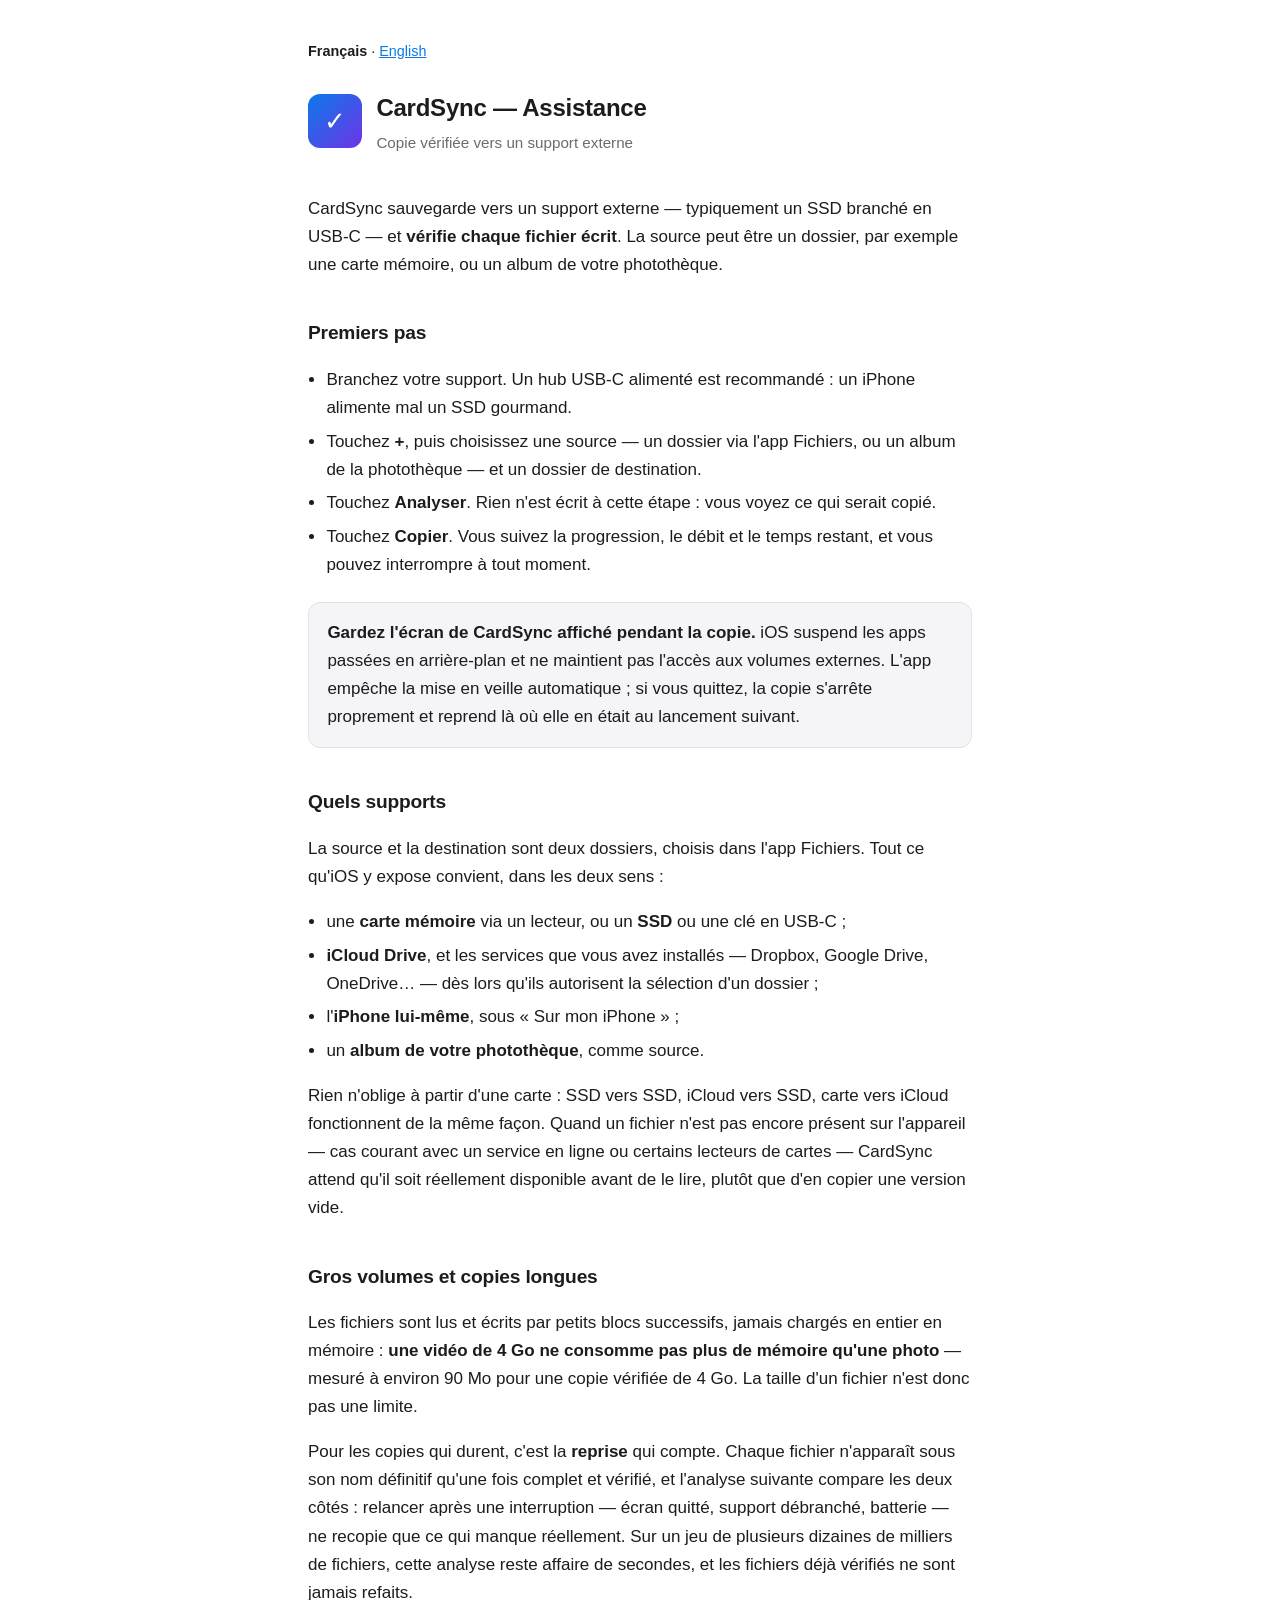
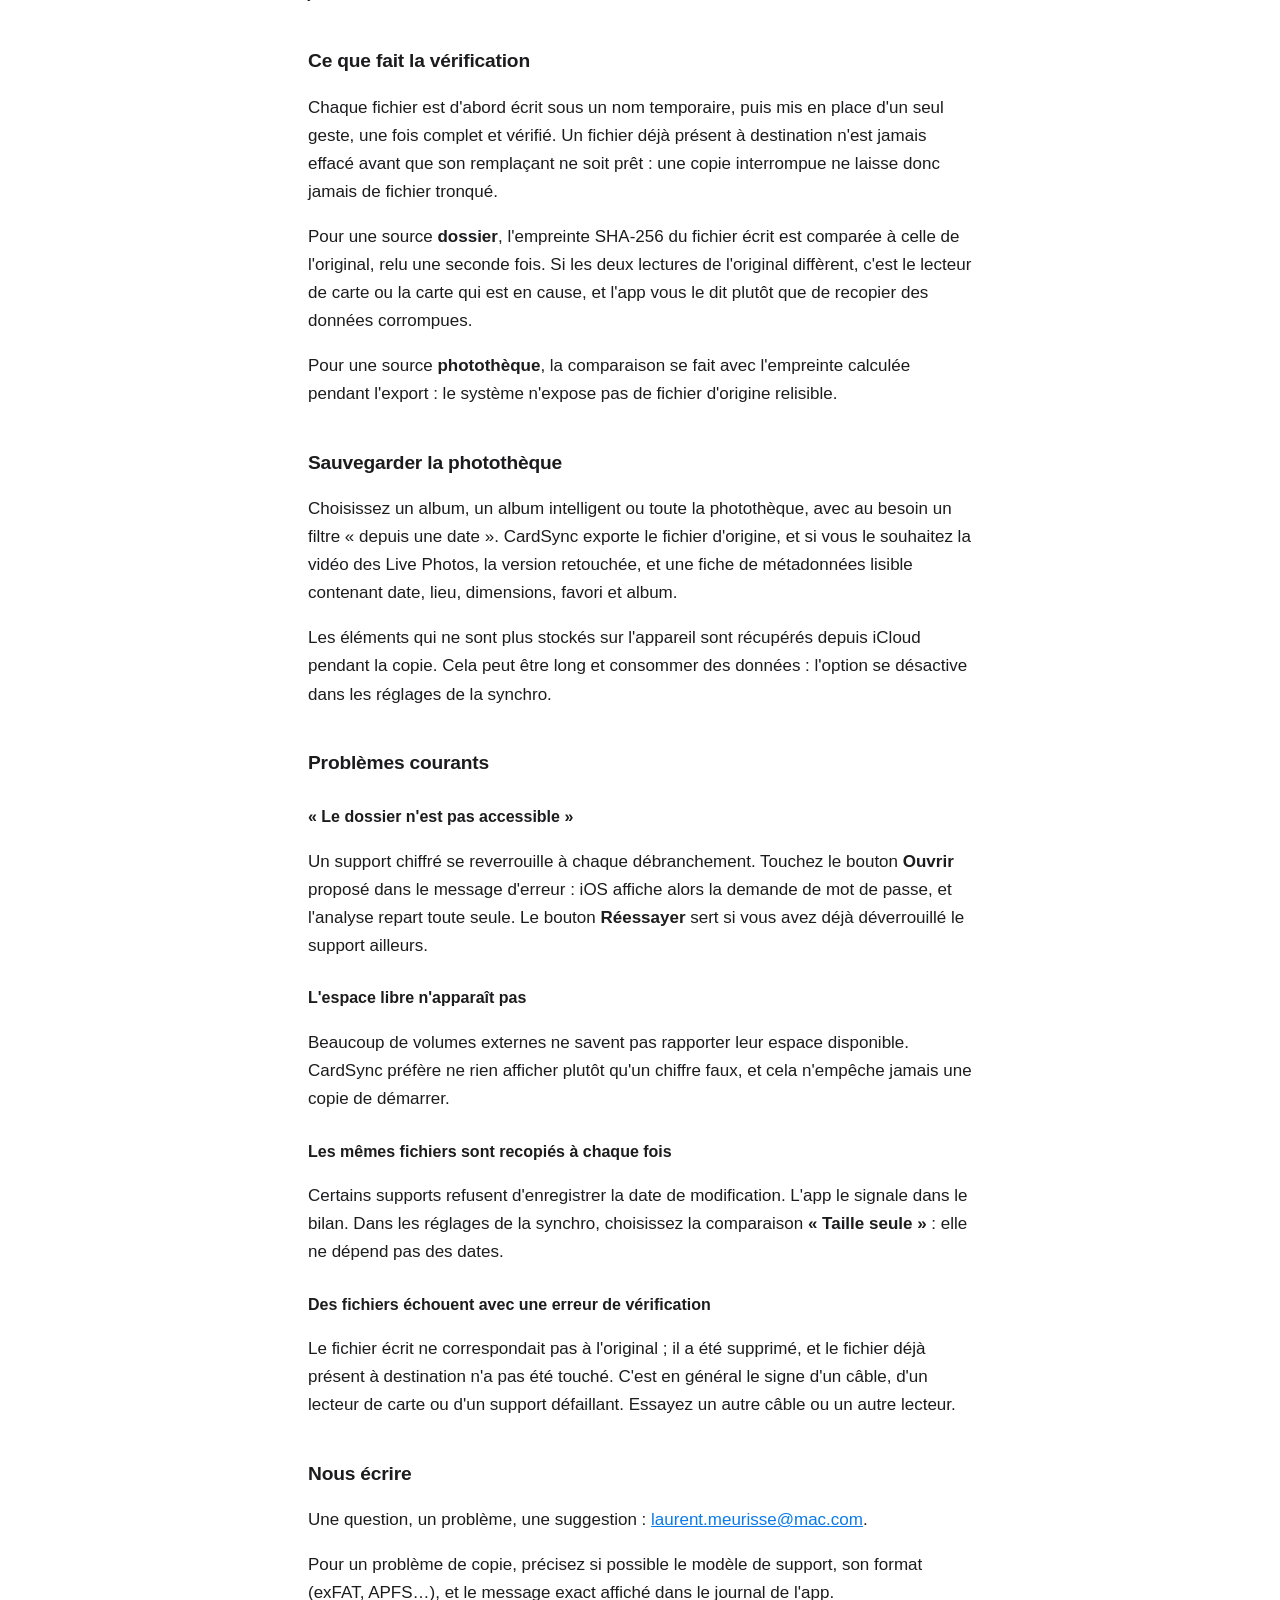
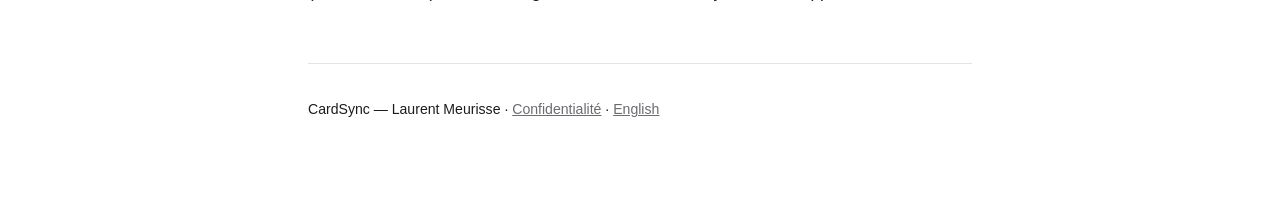
<file: index.html>
<!doctype html>
<html lang="fr">
<head>
<meta charset="utf-8">
<meta name="viewport" content="width=device-width, initial-scale=1">
<title>CardSync — Assistance</title>
<meta name="description" content="Assistance de CardSync, l'app iPhone de copie vérifiée vers un support externe.">
<link rel="stylesheet" href="style.css">
</head>
<body>
<nav class="langues"><strong>Français</strong> · <a href="en/">English</a></nav>

<header>
  <div class="marque">✓</div>
  <div>
    <h1>CardSync — Assistance</h1>
    <p>Copie vérifiée vers un support externe</p>
  </div>
</header>

<p>CardSync sauvegarde vers un support externe — typiquement un SSD branché en USB-C —
et <strong>vérifie chaque fichier écrit</strong>. La source peut être un dossier,
par exemple une carte mémoire, ou un album de votre photothèque.</p>

<h2>Premiers pas</h2>
<ul>
  <li>Branchez votre support. Un hub USB-C alimenté est recommandé : un iPhone alimente mal un SSD gourmand.</li>
  <li>Touchez <strong>+</strong>, puis choisissez une source — un dossier via l'app Fichiers, ou un album de la photothèque — et un dossier de destination.</li>
  <li>Touchez <strong>Analyser</strong>. Rien n'est écrit à cette étape : vous voyez ce qui serait copié.</li>
  <li>Touchez <strong>Copier</strong>. Vous suivez la progression, le débit et le temps restant, et vous pouvez interrompre à tout moment.</li>
</ul>

<div class="encadre">
  <p><strong>Gardez l'écran de CardSync affiché pendant la copie.</strong> iOS suspend les
  apps passées en arrière-plan et ne maintient pas l'accès aux volumes externes. L'app
  empêche la mise en veille automatique ; si vous quittez, la copie s'arrête proprement
  et reprend là où elle en était au lancement suivant.</p>
</div>

<h2>Quels supports</h2>
<p>La source et la destination sont deux dossiers, choisis dans l'app Fichiers. Tout ce
qu'iOS y expose convient, dans les deux sens :</p>
<ul>
  <li>une <strong>carte mémoire</strong> via un lecteur, ou un <strong>SSD</strong> ou une clé en USB-C ;</li>
  <li><strong>iCloud Drive</strong>, et les services que vous avez installés — Dropbox, Google&nbsp;Drive, OneDrive… — dès lors qu'ils autorisent la sélection d'un dossier ;</li>
  <li>l'<strong>iPhone lui-même</strong>, sous « Sur mon iPhone » ;</li>
  <li>un <strong>album de votre photothèque</strong>, comme source.</li>
</ul>
<p>Rien n'oblige à partir d'une carte : SSD vers SSD, iCloud vers SSD, carte vers iCloud
fonctionnent de la même façon. Quand un fichier n'est pas encore présent sur l'appareil —
cas courant avec un service en ligne ou certains lecteurs de cartes — CardSync attend
qu'il soit réellement disponible avant de le lire, plutôt que d'en copier une version vide.</p>

<h2>Gros volumes et copies longues</h2>
<p>Les fichiers sont lus et écrits par petits blocs successifs, jamais chargés en entier
en mémoire : <strong>une vidéo de 4 Go ne consomme pas plus de mémoire qu'une photo</strong>
— mesuré à environ 90 Mo pour une copie vérifiée de 4 Go. La taille d'un fichier n'est
donc pas une limite.</p>
<p>Pour les copies qui durent, c'est la <strong>reprise</strong> qui compte. Chaque fichier
n'apparaît sous son nom définitif qu'une fois complet et vérifié, et l'analyse suivante
compare les deux côtés : relancer après une interruption — écran quitté, support
débranché, batterie — ne recopie que ce qui manque réellement. Sur un jeu de plusieurs
dizaines de milliers de fichiers, cette analyse reste affaire de secondes, et les fichiers
déjà vérifiés ne sont jamais refaits.</p>

<h2>Ce que fait la vérification</h2>
<p>Chaque fichier est d'abord écrit sous un nom temporaire, puis mis en place d'un seul
geste, une fois complet et vérifié. Un fichier déjà présent à destination n'est jamais
effacé avant que son remplaçant ne soit prêt : une copie interrompue ne laisse donc
jamais de fichier tronqué.</p>
<p>Pour une source <strong>dossier</strong>, l'empreinte SHA-256 du fichier écrit est comparée
à celle de l'original, relu une seconde fois. Si les deux lectures de l'original diffèrent,
c'est le lecteur de carte ou la carte qui est en cause, et l'app vous le dit plutôt que de
recopier des données corrompues.</p>
<p>Pour une source <strong>photothèque</strong>, la comparaison se fait avec l'empreinte
calculée pendant l'export : le système n'expose pas de fichier d'origine relisible.</p>

<h2>Sauvegarder la photothèque</h2>
<p>Choisissez un album, un album intelligent ou toute la photothèque, avec au besoin un
filtre « depuis une date ». CardSync exporte le fichier d'origine, et si vous le souhaitez
la vidéo des Live Photos, la version retouchée, et une fiche de métadonnées lisible
contenant date, lieu, dimensions, favori et album.</p>
<p>Les éléments qui ne sont plus stockés sur l'appareil sont récupérés depuis iCloud
pendant la copie. Cela peut être long et consommer des données : l'option se désactive
dans les réglages de la synchro.</p>

<h2>Problèmes courants</h2>

<h3>« Le dossier n'est pas accessible »</h3>
<p>Un support chiffré se reverrouille à chaque débranchement. Touchez le bouton
<strong>Ouvrir</strong> proposé dans le message d'erreur : iOS affiche alors la demande de
mot de passe, et l'analyse repart toute seule. Le bouton <strong>Réessayer</strong> sert si
vous avez déjà déverrouillé le support ailleurs.</p>

<h3>L'espace libre n'apparaît pas</h3>
<p>Beaucoup de volumes externes ne savent pas rapporter leur espace disponible. CardSync
préfère ne rien afficher plutôt qu'un chiffre faux, et cela n'empêche jamais une copie
de démarrer.</p>

<h3>Les mêmes fichiers sont recopiés à chaque fois</h3>
<p>Certains supports refusent d'enregistrer la date de modification. L'app le signale dans
le bilan. Dans les réglages de la synchro, choisissez la comparaison
<strong>« Taille seule »</strong> : elle ne dépend pas des dates.</p>

<h3>Des fichiers échouent avec une erreur de vérification</h3>
<p>Le fichier écrit ne correspondait pas à l'original ; il a été supprimé, et le fichier
déjà présent à destination n'a pas été touché. C'est en général le signe d'un câble, d'un
lecteur de carte ou d'un support défaillant. Essayez un autre câble ou un autre lecteur.</p>

<h2>Nous écrire</h2>
<p>Une question, un problème, une suggestion :
<a href="mailto:laurent.meurisse@mac.com?subject=CardSync">laurent.meurisse@mac.com</a>.</p>
<p>Pour un problème de copie, précisez si possible le modèle de support, son format
(exFAT, APFS…), et le message exact affiché dans le journal de l'app.</p>

<footer>
  <p>CardSync — Laurent Meurisse ·
  <a href="confidentialite.html">Confidentialité</a> ·
  <a href="en/">English</a></p>
</footer>
</body>
</html>
</file>
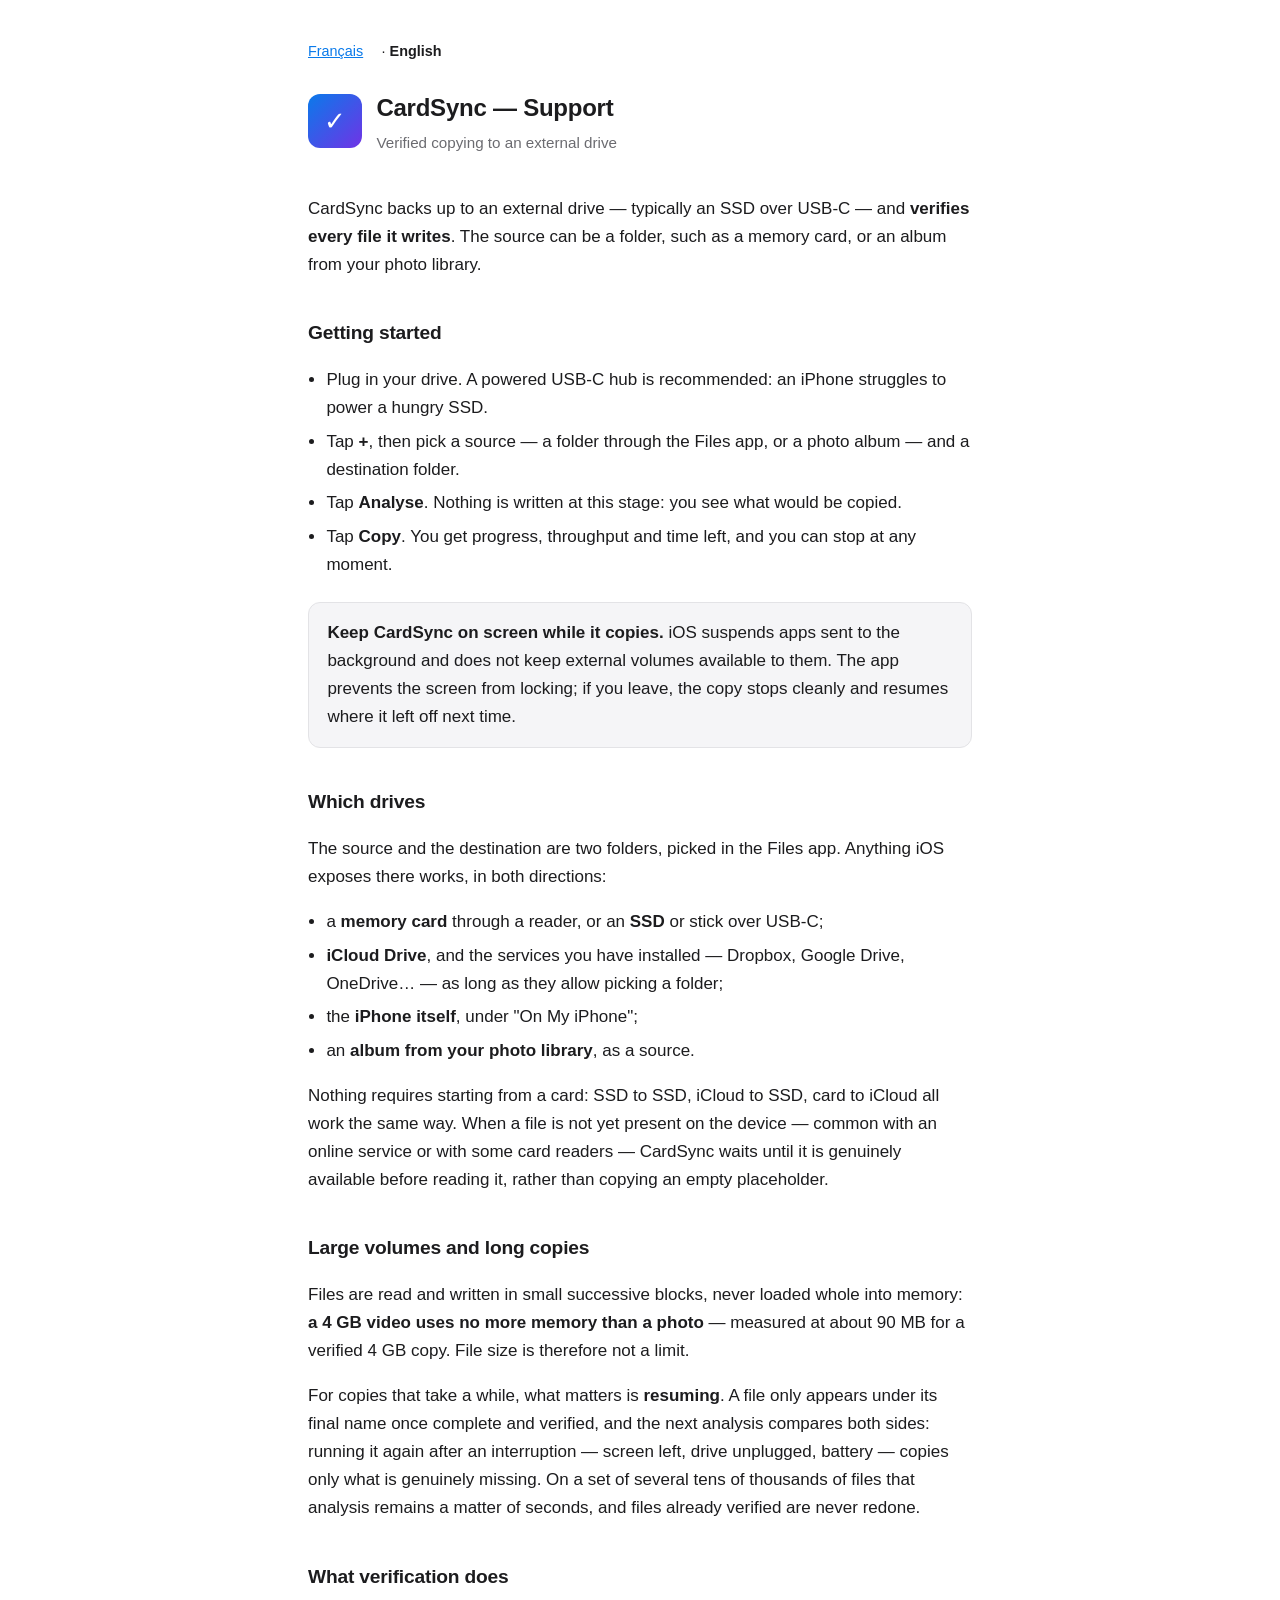
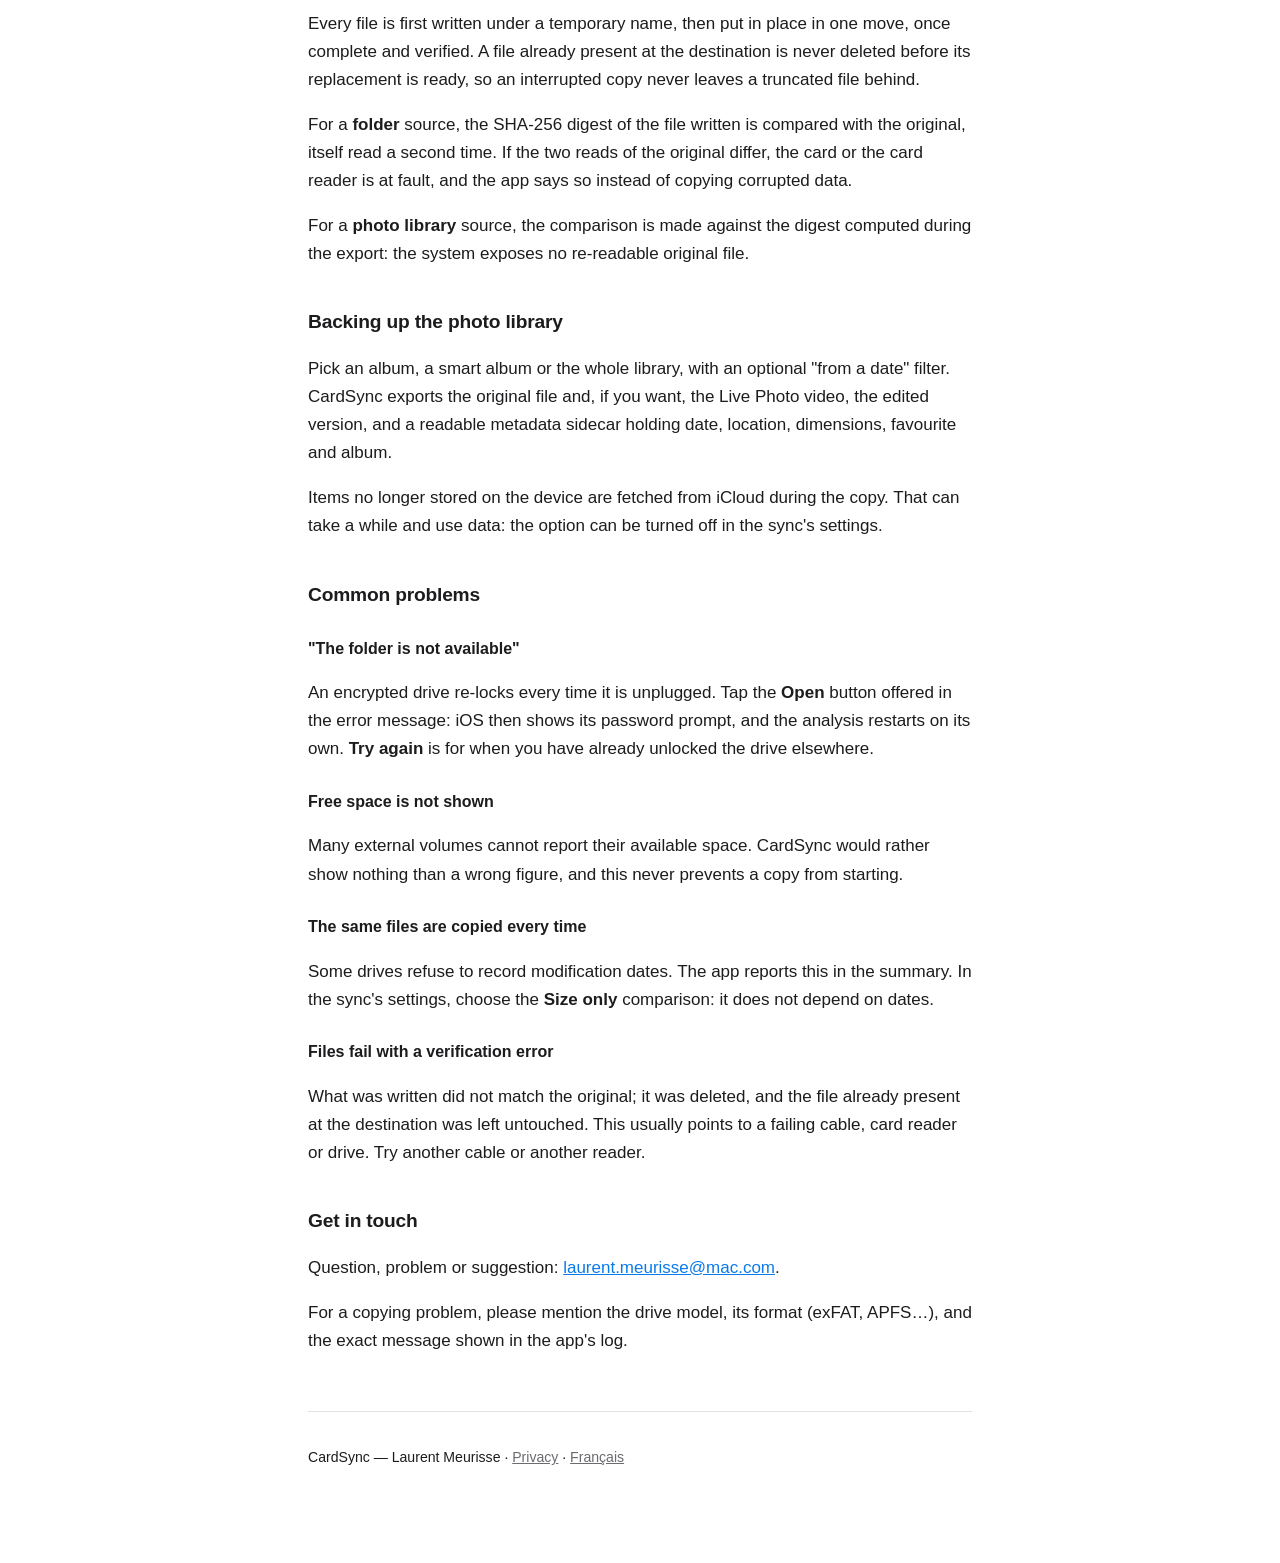
<file: en/index.html>
<!doctype html>
<html lang="en">
<head>
<meta charset="utf-8">
<meta name="viewport" content="width=device-width, initial-scale=1">
<title>CardSync — Support</title>
<meta name="description" content="Support for CardSync, the iPhone app that copies to an external drive and verifies every file.">
<link rel="stylesheet" href="../style.css">
</head>
<body>
<nav class="langues"><a href="../">Français</a> · <strong>English</strong></nav>

<header>
  <div class="marque">✓</div>
  <div>
    <h1>CardSync — Support</h1>
    <p>Verified copying to an external drive</p>
  </div>
</header>

<p>CardSync backs up to an external drive — typically an SSD over USB-C — and
<strong>verifies every file it writes</strong>. The source can be a folder, such as a
memory card, or an album from your photo library.</p>

<h2>Getting started</h2>
<ul>
  <li>Plug in your drive. A powered USB-C hub is recommended: an iPhone struggles to power a hungry SSD.</li>
  <li>Tap <strong>+</strong>, then pick a source — a folder through the Files app, or a photo album — and a destination folder.</li>
  <li>Tap <strong>Analyse</strong>. Nothing is written at this stage: you see what would be copied.</li>
  <li>Tap <strong>Copy</strong>. You get progress, throughput and time left, and you can stop at any moment.</li>
</ul>

<div class="encadre">
  <p><strong>Keep CardSync on screen while it copies.</strong> iOS suspends apps sent to
  the background and does not keep external volumes available to them. The app prevents
  the screen from locking; if you leave, the copy stops cleanly and resumes where it left
  off next time.</p>
</div>

<h2>Which drives</h2>
<p>The source and the destination are two folders, picked in the Files app. Anything iOS
exposes there works, in both directions:</p>
<ul>
  <li>a <strong>memory card</strong> through a reader, or an <strong>SSD</strong> or stick over USB-C;</li>
  <li><strong>iCloud Drive</strong>, and the services you have installed — Dropbox, Google&nbsp;Drive, OneDrive… — as long as they allow picking a folder;</li>
  <li>the <strong>iPhone itself</strong>, under "On My iPhone";</li>
  <li>an <strong>album from your photo library</strong>, as a source.</li>
</ul>
<p>Nothing requires starting from a card: SSD to SSD, iCloud to SSD, card to iCloud all
work the same way. When a file is not yet present on the device — common with an online
service or with some card readers — CardSync waits until it is genuinely available before
reading it, rather than copying an empty placeholder.</p>

<h2>Large volumes and long copies</h2>
<p>Files are read and written in small successive blocks, never loaded whole into memory:
<strong>a 4 GB video uses no more memory than a photo</strong> — measured at about 90 MB
for a verified 4 GB copy. File size is therefore not a limit.</p>
<p>For copies that take a while, what matters is <strong>resuming</strong>. A file only
appears under its final name once complete and verified, and the next analysis compares
both sides: running it again after an interruption — screen left, drive unplugged, battery
— copies only what is genuinely missing. On a set of several tens of thousands of files
that analysis remains a matter of seconds, and files already verified are never redone.</p>

<h2>What verification does</h2>
<p>Every file is first written under a temporary name, then put in place in one move, once
complete and verified. A file already present at the destination is never deleted before
its replacement is ready, so an interrupted copy never leaves a truncated file behind.</p>
<p>For a <strong>folder</strong> source, the SHA-256 digest of the file written is compared
with the original, itself read a second time. If the two reads of the original differ, the
card or the card reader is at fault, and the app says so instead of copying corrupted data.</p>
<p>For a <strong>photo library</strong> source, the comparison is made against the digest
computed during the export: the system exposes no re-readable original file.</p>

<h2>Backing up the photo library</h2>
<p>Pick an album, a smart album or the whole library, with an optional "from a date"
filter. CardSync exports the original file and, if you want, the Live Photo video, the
edited version, and a readable metadata sidecar holding date, location, dimensions,
favourite and album.</p>
<p>Items no longer stored on the device are fetched from iCloud during the copy. That can
take a while and use data: the option can be turned off in the sync's settings.</p>

<h2>Common problems</h2>

<h3>"The folder is not available"</h3>
<p>An encrypted drive re-locks every time it is unplugged. Tap the <strong>Open</strong>
button offered in the error message: iOS then shows its password prompt, and the analysis
restarts on its own. <strong>Try again</strong> is for when you have already unlocked the
drive elsewhere.</p>

<h3>Free space is not shown</h3>
<p>Many external volumes cannot report their available space. CardSync would rather show
nothing than a wrong figure, and this never prevents a copy from starting.</p>

<h3>The same files are copied every time</h3>
<p>Some drives refuse to record modification dates. The app reports this in the summary.
In the sync's settings, choose the <strong>Size only</strong> comparison: it does not
depend on dates.</p>

<h3>Files fail with a verification error</h3>
<p>What was written did not match the original; it was deleted, and the file already
present at the destination was left untouched. This usually points to a failing cable,
card reader or drive. Try another cable or another reader.</p>

<h2>Get in touch</h2>
<p>Question, problem or suggestion:
<a href="mailto:laurent.meurisse@mac.com?subject=CardSync">laurent.meurisse@mac.com</a>.</p>
<p>For a copying problem, please mention the drive model, its format (exFAT, APFS…), and
the exact message shown in the app's log.</p>

<footer>
  <p>CardSync — Laurent Meurisse ·
  <a href="privacy.html">Privacy</a> ·
  <a href="../">Français</a></p>
</footer>
</body>
</html>
</file>
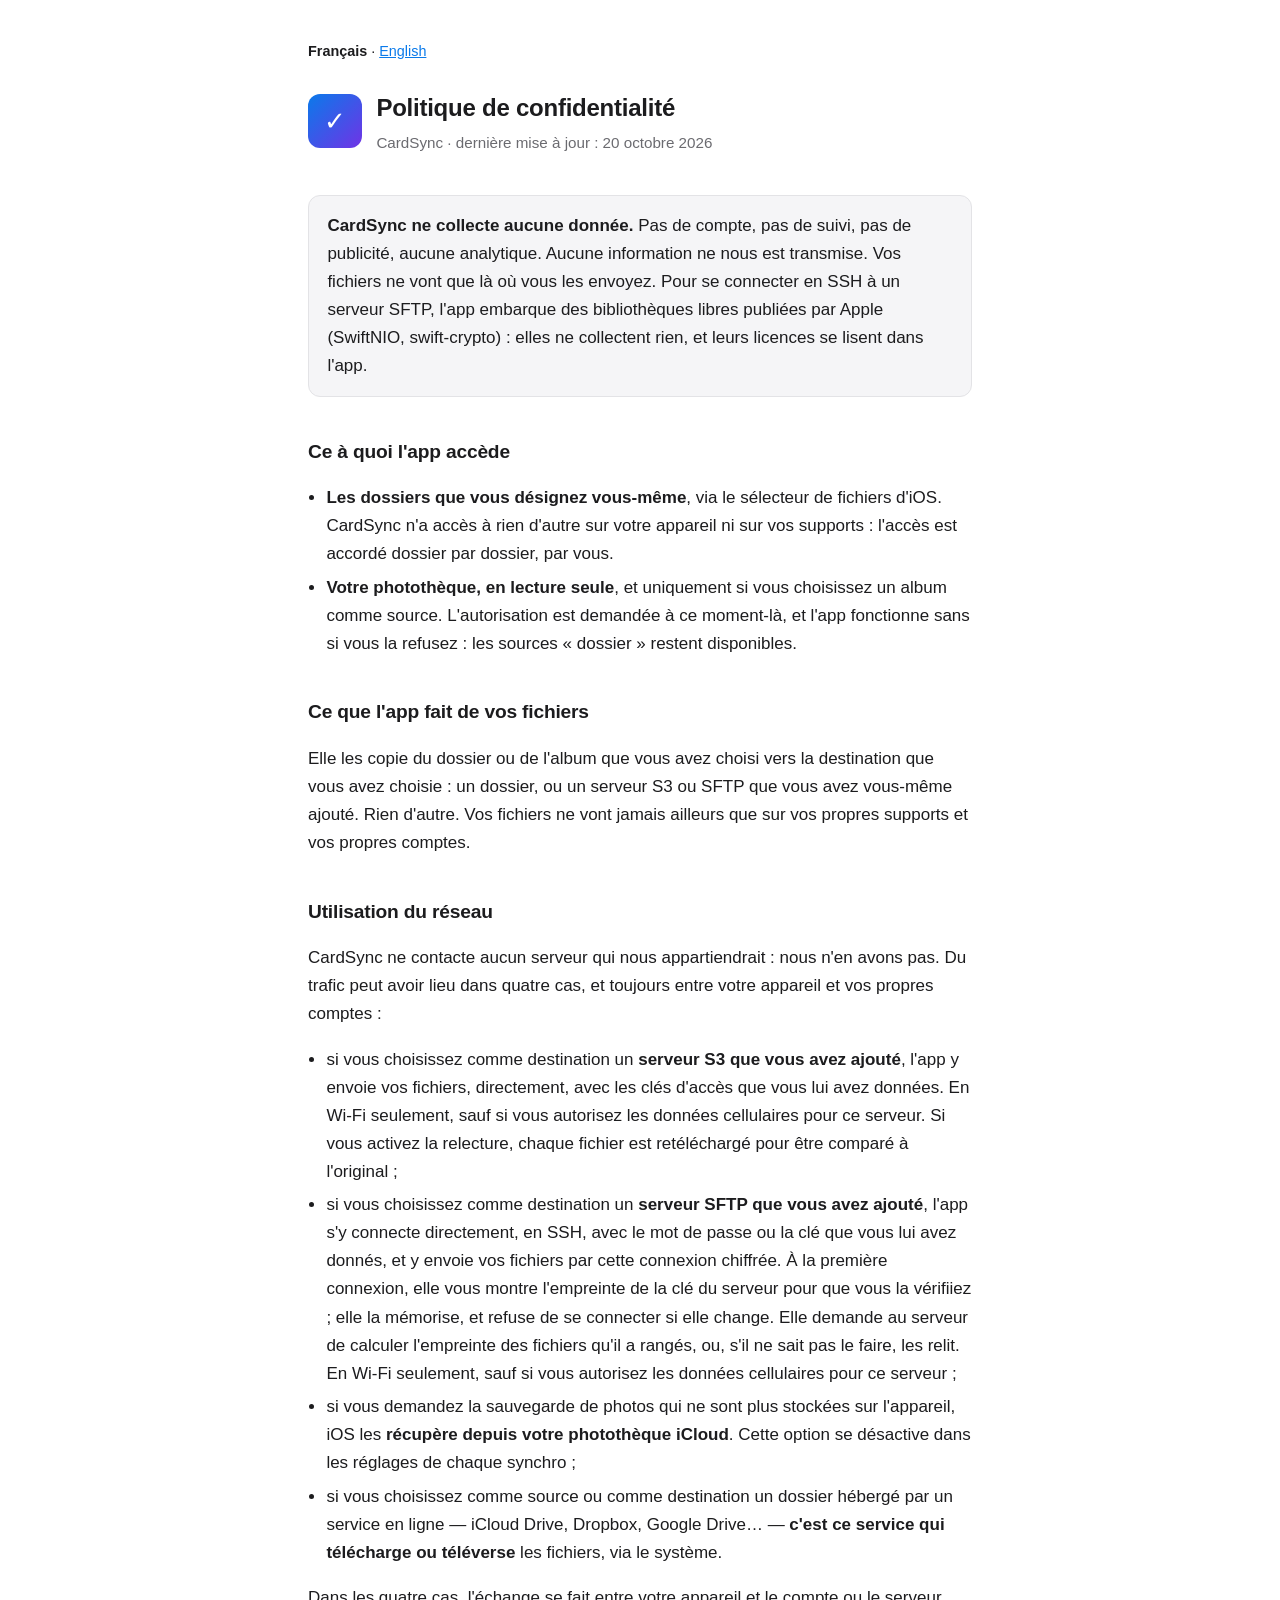
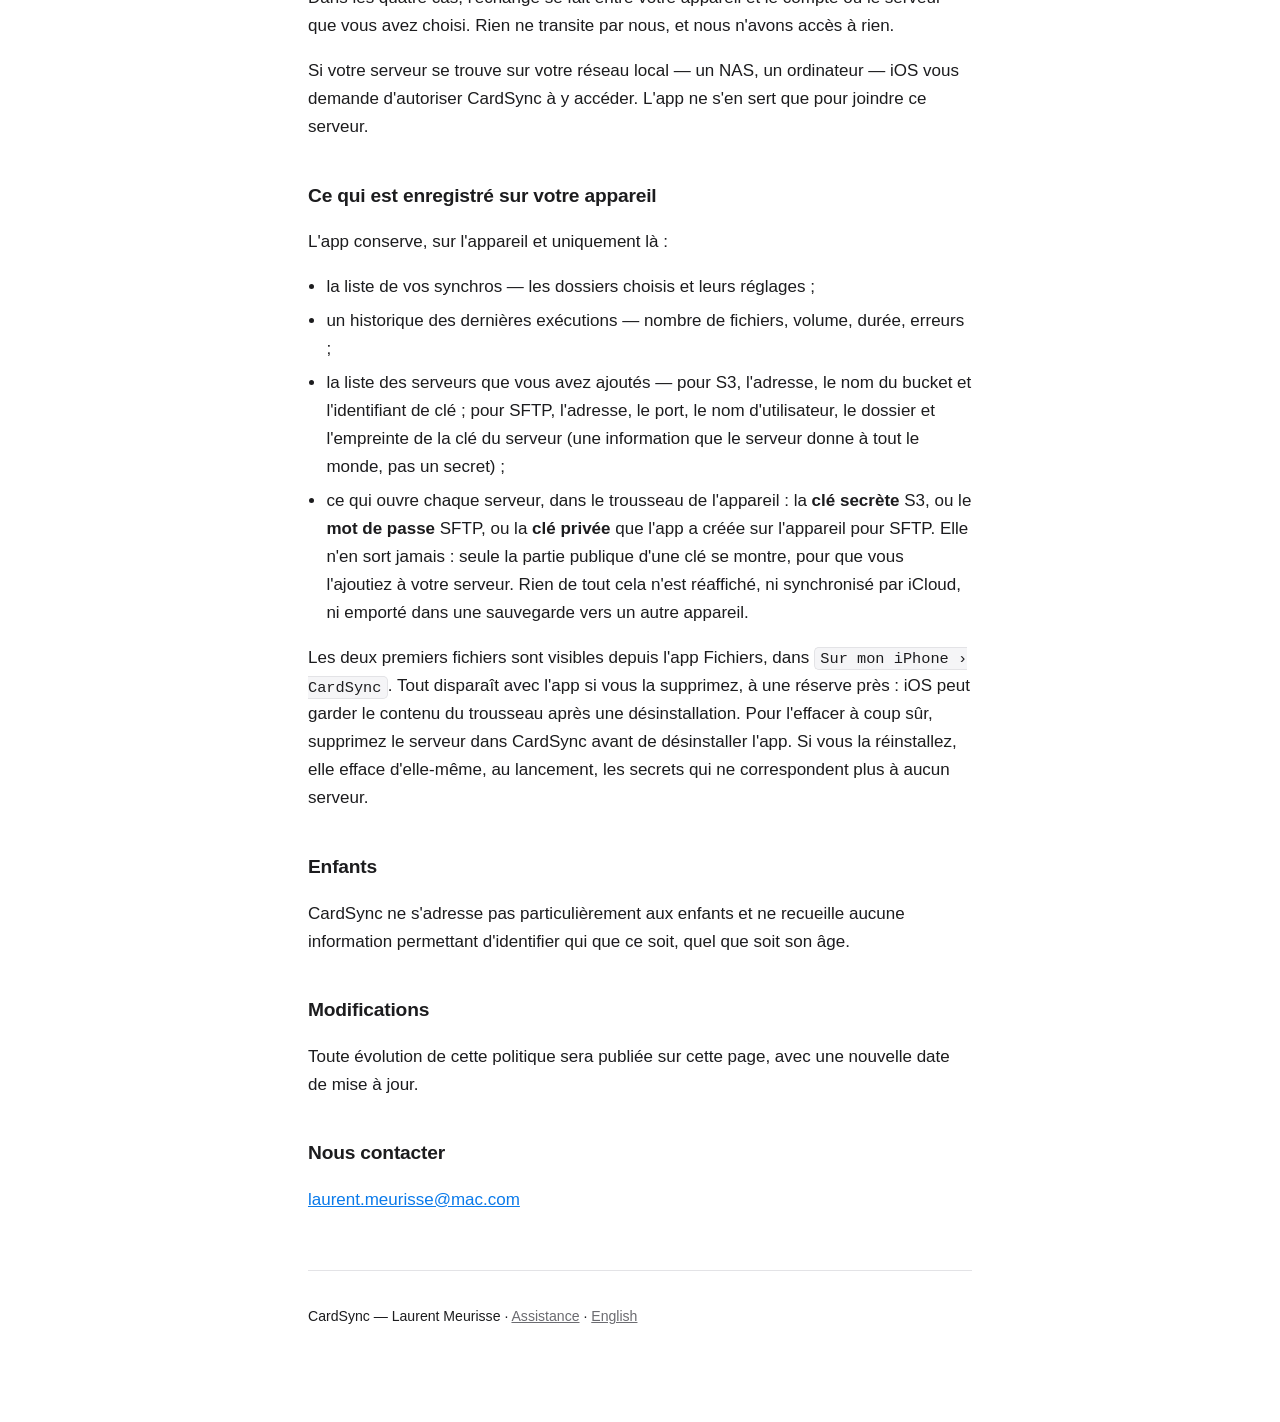
<file: confidentialite.html>
<!doctype html>
<html lang="fr">
<head>
<meta charset="utf-8">
<meta name="viewport" content="width=device-width, initial-scale=1">
<title>CardSync — Politique de confidentialité</title>
<meta name="description" content="Politique de confidentialité de CardSync : aucune donnée collectée.">
<link rel="stylesheet" href="style.css">
</head>
<body>
<nav class="langues"><strong>Français</strong> · <a href="en/privacy.html">English</a></nav>

<header>
  <div class="marque">✓</div>
  <div>
    <h1>Politique de confidentialité</h1>
    <p>CardSync · dernière mise à jour : 20 octobre 2026</p>
  </div>
</header>

<div class="encadre">
  <p><strong>CardSync ne collecte aucune donnée.</strong> Pas de compte, pas de suivi,
  pas de publicité, aucune analytique. Aucune information ne nous est transmise. Vos
  fichiers ne vont que là où vous les envoyez. Pour se connecter en SSH à un serveur
  SFTP, l'app embarque des bibliothèques libres publiées par Apple (SwiftNIO,
  swift-crypto) : elles ne collectent rien, et leurs licences se lisent dans l'app.</p>
</div>

<h2>Ce à quoi l'app accède</h2>
<ul>
  <li><strong>Les dossiers que vous désignez vous-même</strong>, via le sélecteur de
  fichiers d'iOS. CardSync n'a accès à rien d'autre sur votre appareil ni sur vos
  supports : l'accès est accordé dossier par dossier, par vous.</li>
  <li><strong>Votre photothèque, en lecture seule</strong>, et uniquement si vous
  choisissez un album comme source. L'autorisation est demandée à ce moment-là, et
  l'app fonctionne sans si vous la refusez : les sources « dossier » restent disponibles.</li>
</ul>

<h2>Ce que l'app fait de vos fichiers</h2>
<p>Elle les copie du dossier ou de l'album que vous avez choisi vers la destination que
vous avez choisie : un dossier, ou un serveur S3 ou SFTP que vous avez vous-même ajouté.
Rien d'autre. Vos fichiers ne vont jamais ailleurs que sur vos propres supports et vos
propres comptes.</p>

<h2>Utilisation du réseau</h2>
<p>CardSync ne contacte aucun serveur qui nous appartiendrait : nous n'en avons pas. Du
trafic peut avoir lieu dans quatre cas, et toujours entre votre appareil et vos propres
comptes :</p>
<ul>
  <li>si vous choisissez comme destination un <strong>serveur S3 que vous avez
  ajouté</strong>, l'app y envoie vos fichiers, directement, avec les clés d'accès que
  vous lui avez données. En Wi-Fi seulement, sauf si vous autorisez les données
  cellulaires pour ce serveur. Si vous activez la relecture, chaque fichier est
  retéléchargé pour être comparé à l'original ;</li>
  <li>si vous choisissez comme destination un <strong>serveur SFTP que vous avez
  ajouté</strong>, l'app s'y connecte directement, en SSH, avec le mot de passe ou la
  clé que vous lui avez donnés, et y envoie vos fichiers par cette connexion chiffrée.
  À la première connexion, elle vous montre l'empreinte de la clé du serveur pour que
  vous la vérifiiez ; elle la mémorise, et refuse de se connecter si elle change. Elle
  demande au serveur de calculer l'empreinte des fichiers qu'il a rangés, ou, s'il ne
  sait pas le faire, les relit. En Wi-Fi seulement, sauf si vous autorisez les données
  cellulaires pour ce serveur ;</li>
  <li>si vous demandez la sauvegarde de photos qui ne sont plus stockées sur l'appareil,
  iOS les <strong>récupère depuis votre photothèque iCloud</strong>. Cette option se
  désactive dans les réglages de chaque synchro ;</li>
  <li>si vous choisissez comme source ou comme destination un dossier hébergé par un
  service en ligne — iCloud Drive, Dropbox, Google Drive… — <strong>c'est ce service qui
  télécharge ou téléverse</strong> les fichiers, via le système.</li>
</ul>
<p>Dans les quatre cas, l'échange se fait entre votre appareil et le compte ou le
serveur que vous avez choisi. Rien ne transite par nous, et nous n'avons accès à rien.</p>
<p>Si votre serveur se trouve sur votre réseau local — un NAS, un ordinateur — iOS vous
demande d'autoriser CardSync à y accéder. L'app ne s'en sert que pour joindre ce
serveur.</p>

<h2>Ce qui est enregistré sur votre appareil</h2>
<p>L'app conserve, sur l'appareil et uniquement là :</p>
<ul>
  <li>la liste de vos synchros — les dossiers choisis et leurs réglages ;</li>
  <li>un historique des dernières exécutions — nombre de fichiers, volume, durée,
  erreurs ;</li>
  <li>la liste des serveurs que vous avez ajoutés — pour S3, l'adresse, le nom du bucket
  et l'identifiant de clé ; pour SFTP, l'adresse, le port, le nom d'utilisateur, le
  dossier et l'empreinte de la clé du serveur (une information que le serveur donne à
  tout le monde, pas un secret) ;</li>
  <li>ce qui ouvre chaque serveur, dans le trousseau de l'appareil : la <strong>clé
  secrète</strong> S3, ou le <strong>mot de passe</strong> SFTP, ou la <strong>clé
  privée</strong> que l'app a créée sur l'appareil pour SFTP. Elle n'en sort jamais :
  seule la partie publique d'une clé se montre, pour que vous l'ajoutiez à votre
  serveur. Rien de tout cela n'est réaffiché, ni synchronisé par iCloud, ni emporté dans
  une sauvegarde vers un autre appareil.</li>
</ul>
<p>Les deux premiers fichiers sont visibles depuis l'app Fichiers, dans
<code>Sur mon iPhone › CardSync</code>. Tout disparaît avec l'app si vous la supprimez,
à une réserve près : iOS peut garder le contenu du trousseau après une désinstallation.
Pour l'effacer à coup sûr, supprimez le serveur dans CardSync avant de désinstaller
l'app. Si vous la réinstallez, elle efface d'elle-même, au lancement, les secrets qui ne
correspondent plus à aucun serveur.</p>

<h2>Enfants</h2>
<p>CardSync ne s'adresse pas particulièrement aux enfants et ne recueille aucune
information permettant d'identifier qui que ce soit, quel que soit son âge.</p>

<h2>Modifications</h2>
<p>Toute évolution de cette politique sera publiée sur cette page, avec une nouvelle date
de mise à jour.</p>

<h2>Nous contacter</h2>
<p><a href="mailto:laurent.meurisse@mac.com?subject=CardSync%20-%20confidentialite">laurent.meurisse@mac.com</a></p>

<footer>
  <p>CardSync — Laurent Meurisse ·
  <a href="index.html">Assistance</a> ·
  <a href="en/privacy.html">English</a></p>
</footer>
</body>
</html>
</file>
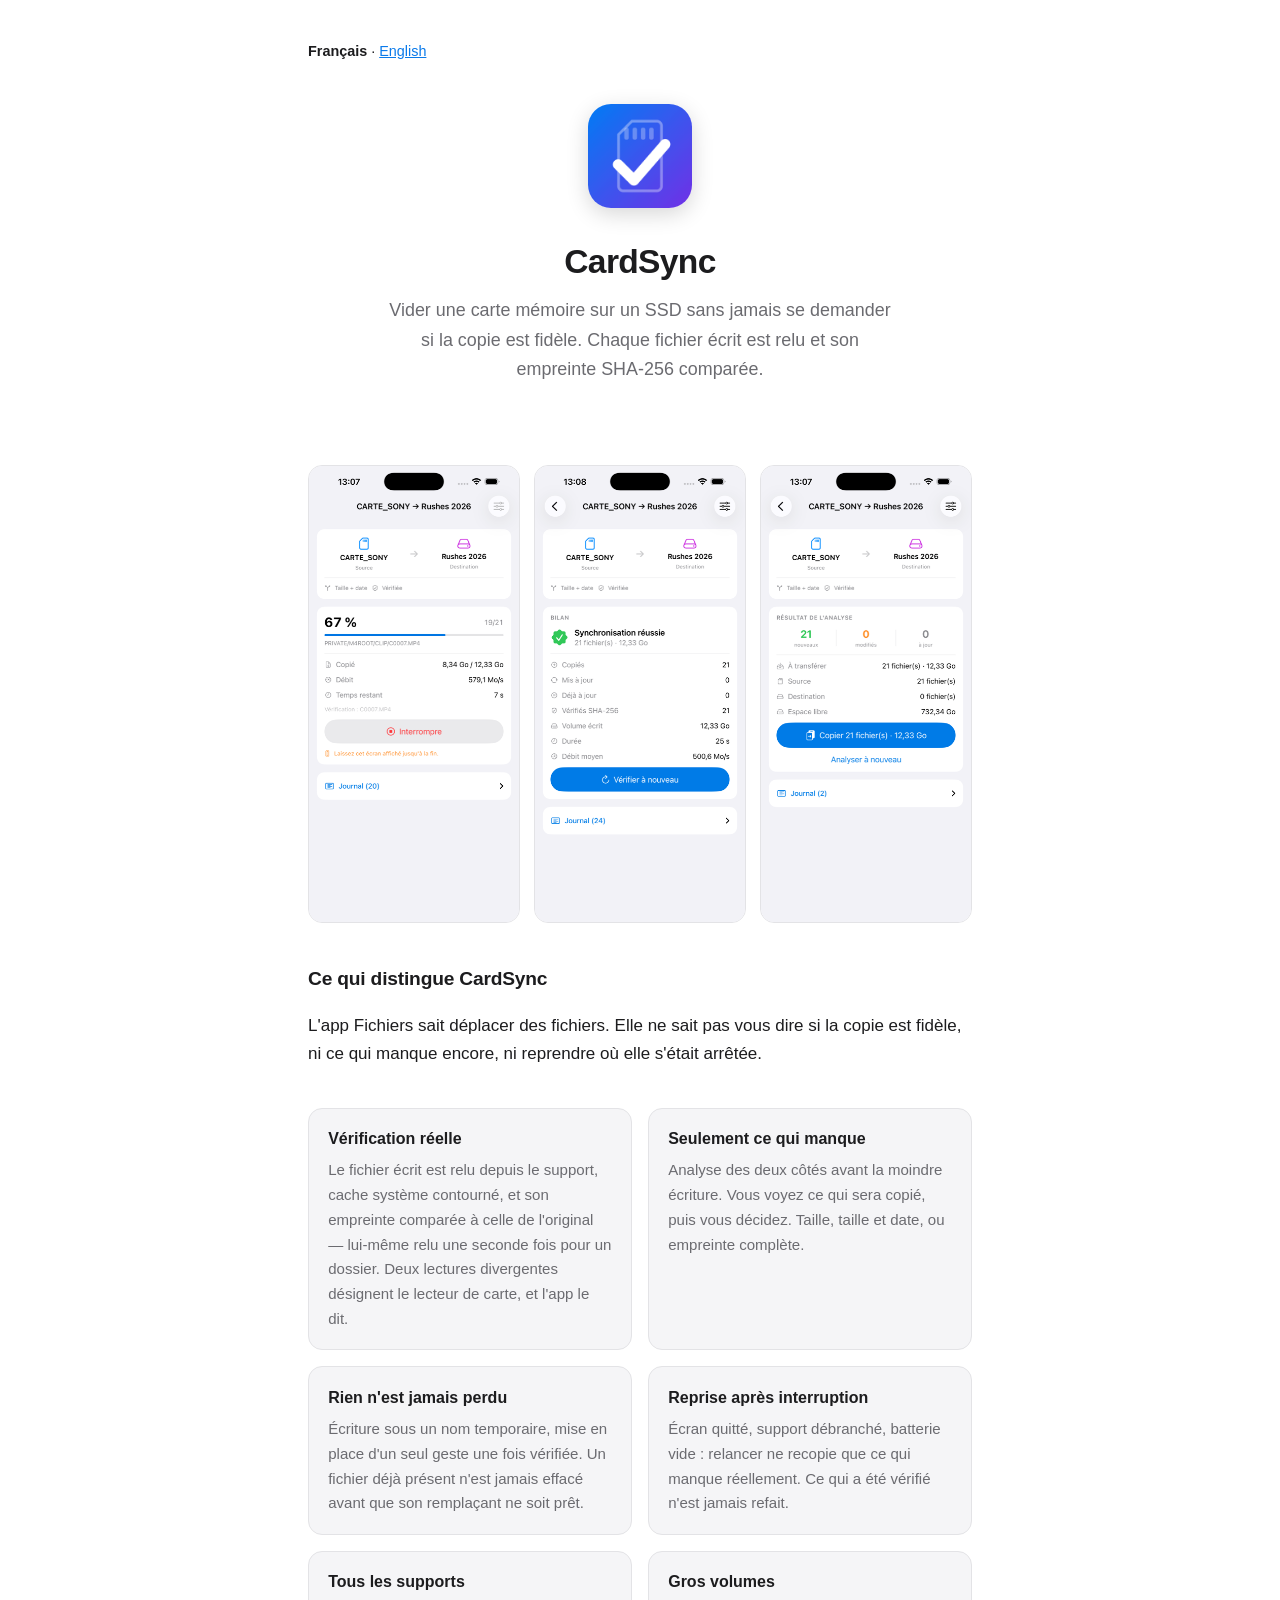
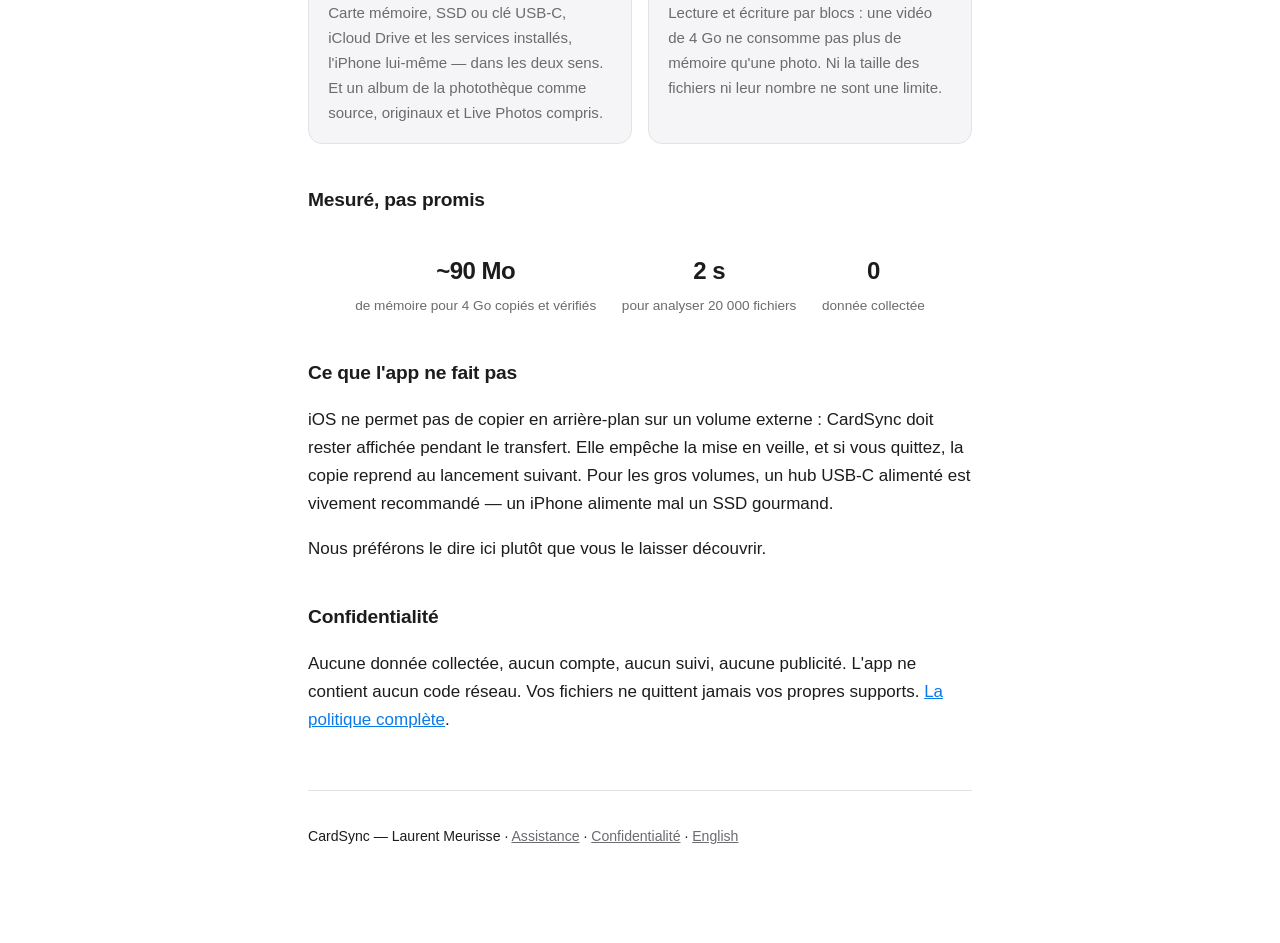
<file: presentation.html>
<!doctype html>
<html lang="fr">
<head>
<meta charset="utf-8">
<meta name="viewport" content="width=device-width, initial-scale=1">
<title>CardSync — Copie vérifiée vers un support externe</title>
<meta name="description" content="CardSync copie vos cartes mémoire et votre photothèque vers un SSD, et vérifie chaque fichier écrit par empreinte SHA-256.">
<link rel="stylesheet" href="style.css">
</head>
<body>
<nav class="langues"><strong>Français</strong> · <a href="en/overview.html">English</a></nav>

<div class="hero">
  <img class="icone" src="images/icone.png" alt="Icône de CardSync">
  <h1>CardSync</h1>
  <p class="accroche">Vider une carte mémoire sur un SSD sans jamais se demander
  si la copie est fidèle. Chaque fichier écrit est relu et son empreinte
  SHA-256 comparée.</p>
</div>

<div class="galerie">
  <img src="images/copie.png" alt="Copie en cours, avec la vérification d'un fichier">
  <img src="images/bilan.png" alt="Bilan : 21 fichiers copiés et vérifiés">
  <img src="images/analyse.png" alt="Analyse avant copie">
</div>

<h2>Ce qui distingue CardSync</h2>
<p>L'app Fichiers sait déplacer des fichiers. Elle ne sait pas vous dire si la
copie est fidèle, ni ce qui manque encore, ni reprendre où elle s'était arrêtée.</p>

<div class="atouts">
  <div class="atout">
    <h3>Vérification réelle</h3>
    <p>Le fichier écrit est relu depuis le support, cache système contourné, et
    son empreinte comparée à celle de l'original — lui-même relu une seconde
    fois pour un dossier. Deux lectures divergentes désignent le lecteur de
    carte, et l'app le dit.</p>
  </div>
  <div class="atout">
    <h3>Seulement ce qui manque</h3>
    <p>Analyse des deux côtés avant la moindre écriture. Vous voyez ce qui sera
    copié, puis vous décidez. Taille, taille et date, ou empreinte complète.</p>
  </div>
  <div class="atout">
    <h3>Rien n'est jamais perdu</h3>
    <p>Écriture sous un nom temporaire, mise en place d'un seul geste une fois
    vérifiée. Un fichier déjà présent n'est jamais effacé avant que son
    remplaçant ne soit prêt.</p>
  </div>
  <div class="atout">
    <h3>Reprise après interruption</h3>
    <p>Écran quitté, support débranché, batterie vide : relancer ne recopie que
    ce qui manque réellement. Ce qui a été vérifié n'est jamais refait.</p>
  </div>
  <div class="atout">
    <h3>Tous les supports</h3>
    <p>Carte mémoire, SSD ou clé USB-C, iCloud Drive et les services installés,
    l'iPhone lui-même — dans les deux sens. Et un album de la photothèque comme
    source, originaux et Live Photos compris.</p>
  </div>
  <div class="atout">
    <h3>Gros volumes</h3>
    <p>Lecture et écriture par blocs : une vidéo de 4 Go ne consomme pas plus de
    mémoire qu'une photo. Ni la taille des fichiers ni leur nombre ne sont une
    limite.</p>
  </div>
</div>

<h2>Mesuré, pas promis</h2>
<div class="mesure">
  <div><strong>~90 Mo</strong><span>de mémoire pour 4 Go copiés et vérifiés</span></div>
  <div><strong>2 s</strong><span>pour analyser 20 000 fichiers</span></div>
  <div><strong>0</strong><span>donnée collectée</span></div>
</div>

<h2>Ce que l'app ne fait pas</h2>
<p>iOS ne permet pas de copier en arrière-plan sur un volume externe : CardSync
doit rester affichée pendant le transfert. Elle empêche la mise en veille, et si
vous quittez, la copie reprend au lancement suivant. Pour les gros volumes, un
hub USB-C alimenté est vivement recommandé — un iPhone alimente mal un SSD
gourmand.</p>
<p>Nous préférons le dire ici plutôt que vous le laisser découvrir.</p>

<h2>Confidentialité</h2>
<p>Aucune donnée collectée, aucun compte, aucun suivi, aucune publicité. L'app
ne contient aucun code réseau. Vos fichiers ne quittent jamais vos propres
supports. <a href="confidentialite.html">La politique complète</a>.</p>

<footer>
  <p>CardSync — Laurent Meurisse ·
  <a href="index.html">Assistance</a> ·
  <a href="confidentialite.html">Confidentialité</a> ·
  <a href="en/overview.html">English</a></p>
</footer>
</body>
</html>
</file>
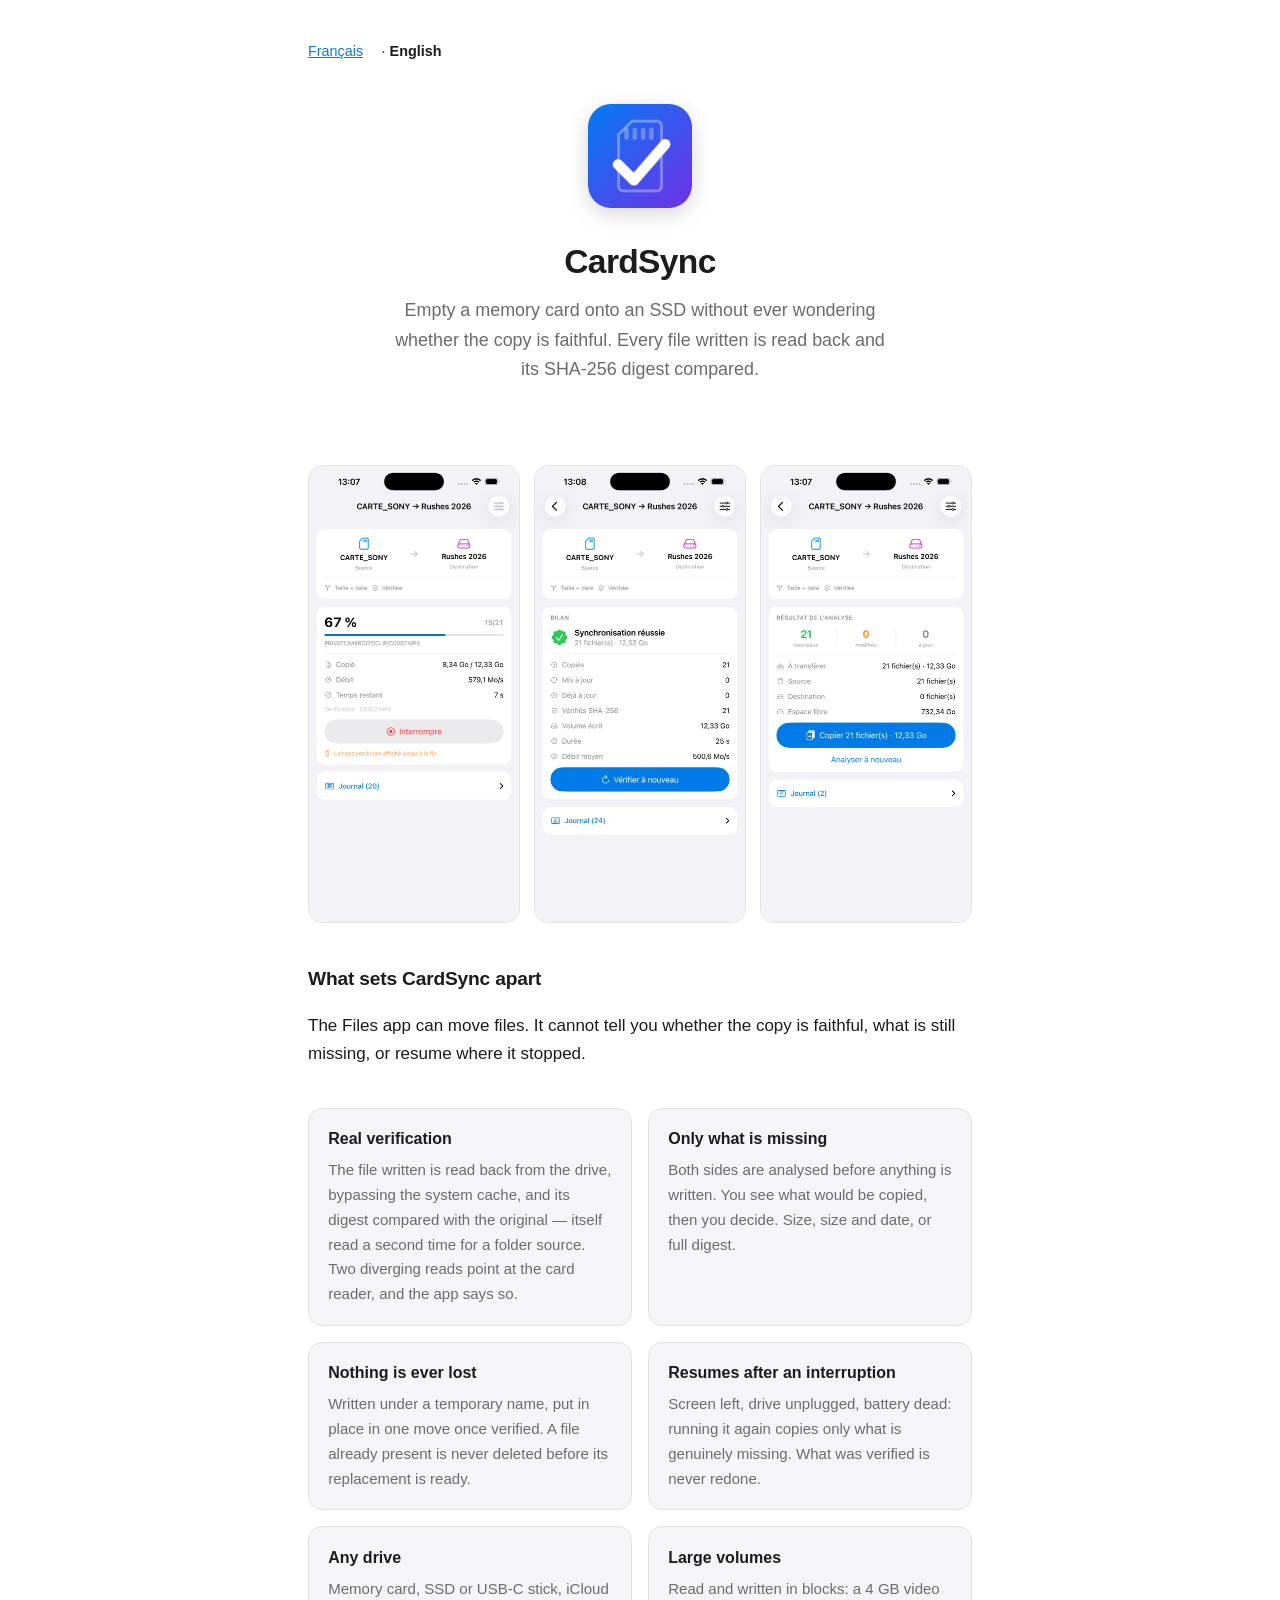
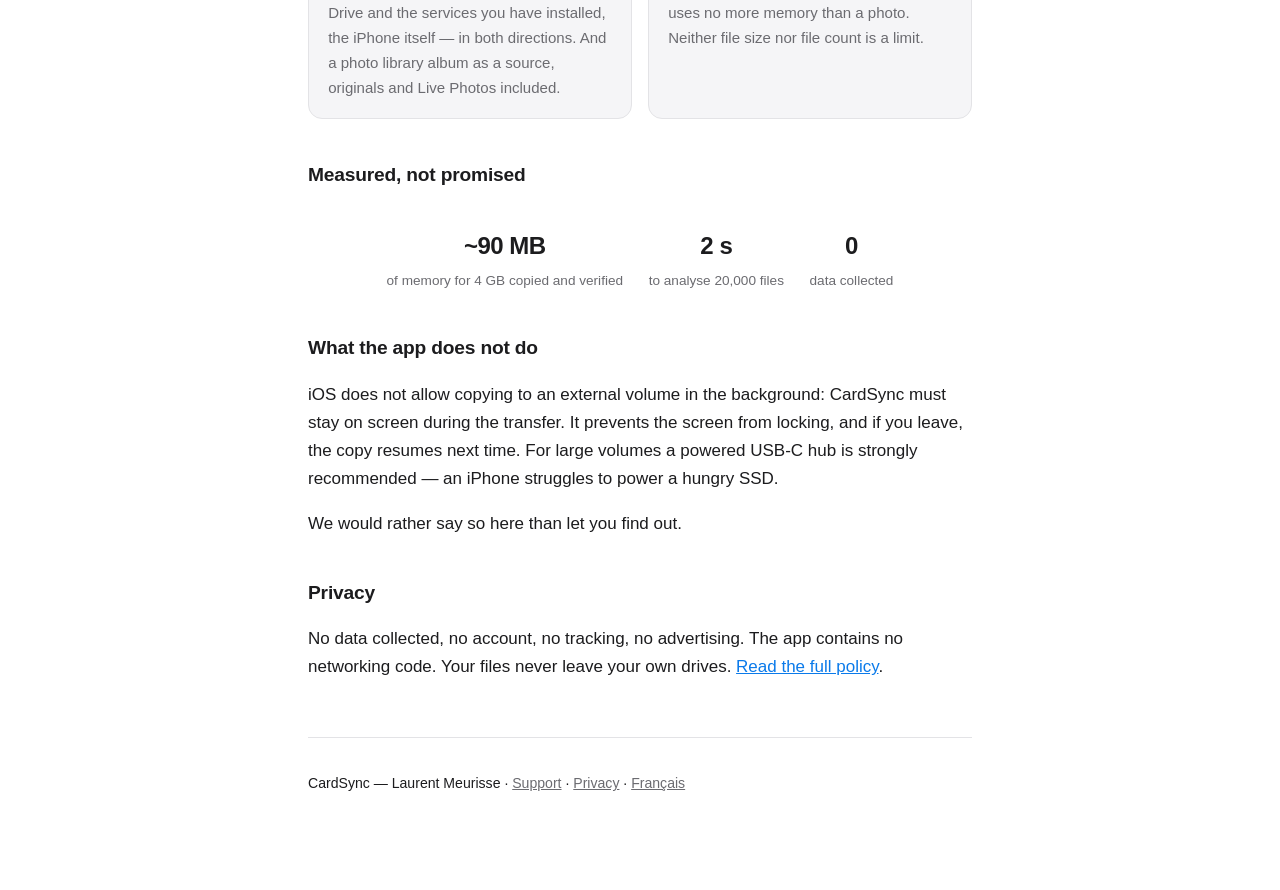
<file: en/overview.html>
<!doctype html>
<html lang="en">
<head>
<meta charset="utf-8">
<meta name="viewport" content="width=device-width, initial-scale=1">
<title>CardSync — Verified copying to an external drive</title>
<meta name="description" content="CardSync copies your memory cards and photo library to an SSD, verifying every file written with a SHA-256 digest.">
<link rel="stylesheet" href="../style.css">
</head>
<body>
<nav class="langues"><a href="../presentation.html">Français</a> · <strong>English</strong></nav>

<div class="hero">
  <img class="icone" src="../images/icone.png" alt="CardSync icon">
  <h1>CardSync</h1>
  <p class="accroche">Empty a memory card onto an SSD without ever wondering
  whether the copy is faithful. Every file written is read back and its SHA-256
  digest compared.</p>
</div>

<div class="galerie">
  <img src="../images/copie.png" alt="Copy in progress, verifying a file">
  <img src="../images/bilan.png" alt="Summary: 21 files copied and verified">
  <img src="../images/analyse.png" alt="Analysis before copying">
</div>

<h2>What sets CardSync apart</h2>
<p>The Files app can move files. It cannot tell you whether the copy is
faithful, what is still missing, or resume where it stopped.</p>

<div class="atouts">
  <div class="atout">
    <h3>Real verification</h3>
    <p>The file written is read back from the drive, bypassing the system cache,
    and its digest compared with the original — itself read a second time for a
    folder source. Two diverging reads point at the card reader, and the app
    says so.</p>
  </div>
  <div class="atout">
    <h3>Only what is missing</h3>
    <p>Both sides are analysed before anything is written. You see what would be
    copied, then you decide. Size, size and date, or full digest.</p>
  </div>
  <div class="atout">
    <h3>Nothing is ever lost</h3>
    <p>Written under a temporary name, put in place in one move once verified. A
    file already present is never deleted before its replacement is ready.</p>
  </div>
  <div class="atout">
    <h3>Resumes after an interruption</h3>
    <p>Screen left, drive unplugged, battery dead: running it again copies only
    what is genuinely missing. What was verified is never redone.</p>
  </div>
  <div class="atout">
    <h3>Any drive</h3>
    <p>Memory card, SSD or USB-C stick, iCloud Drive and the services you have
    installed, the iPhone itself — in both directions. And a photo library album
    as a source, originals and Live Photos included.</p>
  </div>
  <div class="atout">
    <h3>Large volumes</h3>
    <p>Read and written in blocks: a 4 GB video uses no more memory than a
    photo. Neither file size nor file count is a limit.</p>
  </div>
</div>

<h2>Measured, not promised</h2>
<div class="mesure">
  <div><strong>~90 MB</strong><span>of memory for 4 GB copied and verified</span></div>
  <div><strong>2 s</strong><span>to analyse 20,000 files</span></div>
  <div><strong>0</strong><span>data collected</span></div>
</div>

<h2>What the app does not do</h2>
<p>iOS does not allow copying to an external volume in the background: CardSync
must stay on screen during the transfer. It prevents the screen from locking,
and if you leave, the copy resumes next time. For large volumes a powered USB-C
hub is strongly recommended — an iPhone struggles to power a hungry SSD.</p>
<p>We would rather say so here than let you find out.</p>

<h2>Privacy</h2>
<p>No data collected, no account, no tracking, no advertising. The app contains
no networking code. Your files never leave your own drives.
<a href="privacy.html">Read the full policy</a>.</p>

<footer>
  <p>CardSync — Laurent Meurisse ·
  <a href="index.html">Support</a> ·
  <a href="privacy.html">Privacy</a> ·
  <a href="../presentation.html">Français</a></p>
</footer>
</body>
</html>
</file>
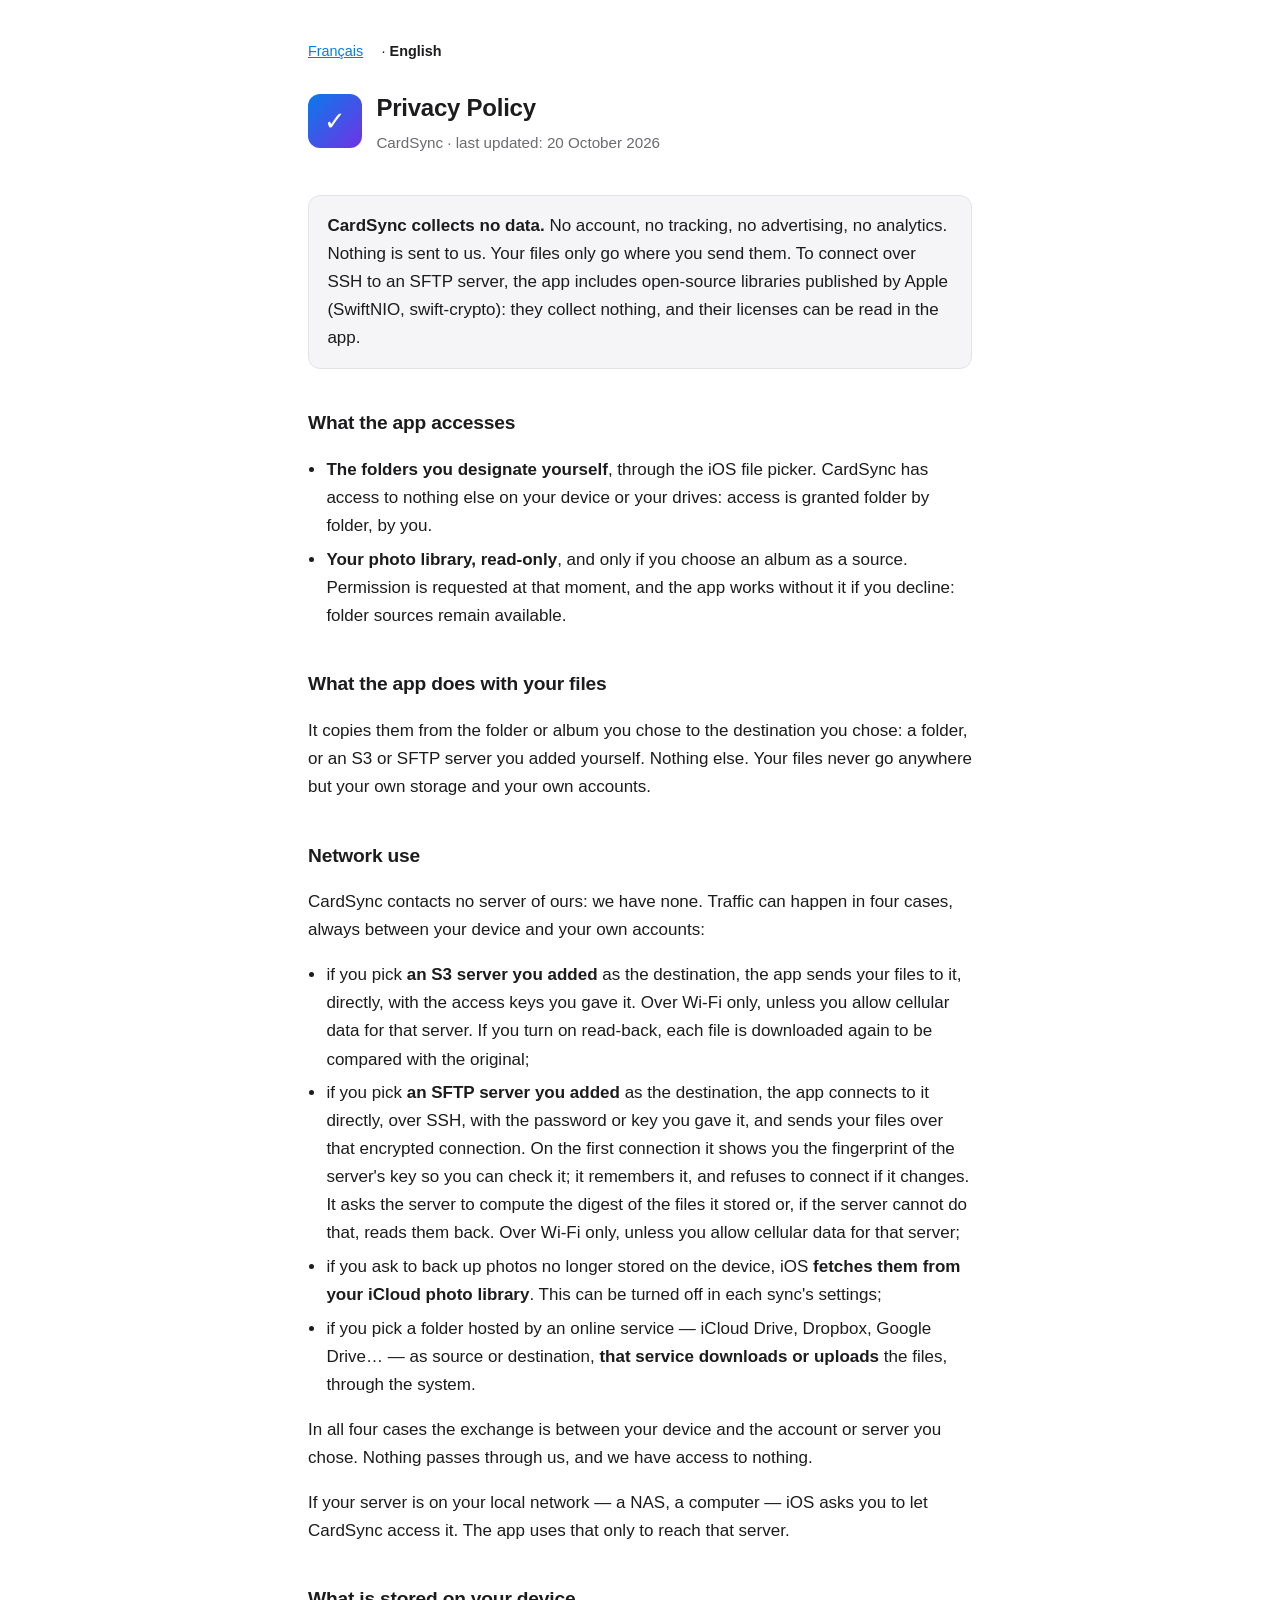
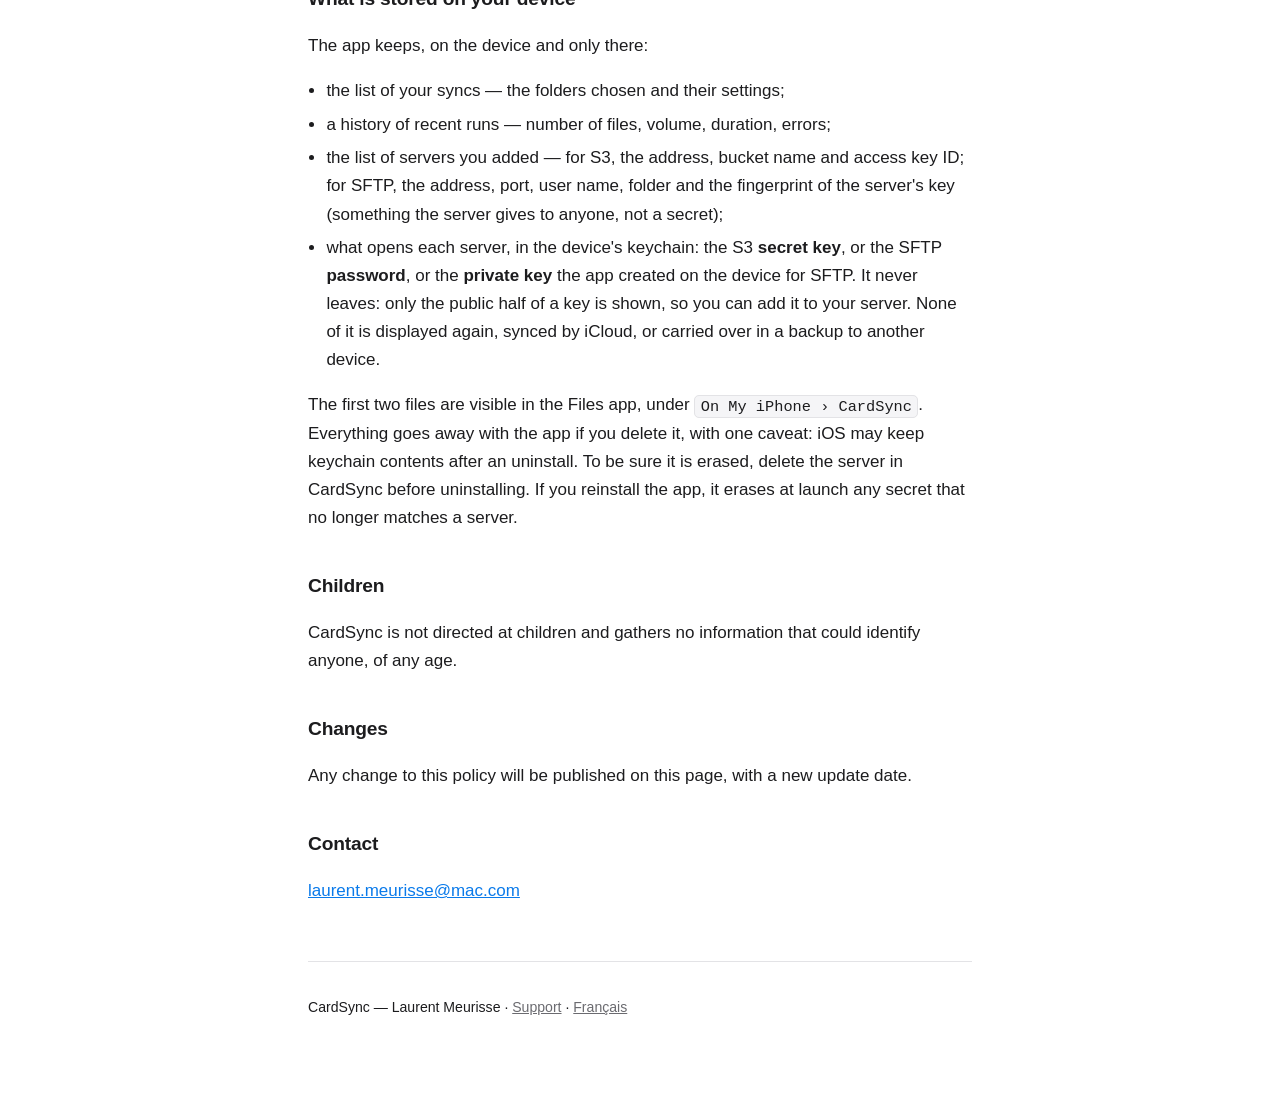
<file: en/privacy.html>
<!doctype html>
<html lang="en">
<head>
<meta charset="utf-8">
<meta name="viewport" content="width=device-width, initial-scale=1">
<title>CardSync — Privacy Policy</title>
<meta name="description" content="CardSync privacy policy: no data collected.">
<link rel="stylesheet" href="../style.css">
</head>
<body>
<nav class="langues"><a href="../confidentialite.html">Français</a> · <strong>English</strong></nav>

<header>
  <div class="marque">✓</div>
  <div>
    <h1>Privacy Policy</h1>
    <p>CardSync · last updated: 20 October 2026</p>
  </div>
</header>

<div class="encadre">
  <p><strong>CardSync collects no data.</strong> No account, no tracking, no advertising,
  no analytics. Nothing is sent to us. Your files only go where you send them. To connect
  over SSH to an SFTP server, the app includes open-source libraries published by Apple
  (SwiftNIO, swift-crypto): they collect nothing, and their licenses can be read in the
  app.</p>
</div>

<h2>What the app accesses</h2>
<ul>
  <li><strong>The folders you designate yourself</strong>, through the iOS file picker.
  CardSync has access to nothing else on your device or your drives: access is granted
  folder by folder, by you.</li>
  <li><strong>Your photo library, read-only</strong>, and only if you choose an album as a
  source. Permission is requested at that moment, and the app works without it if you
  decline: folder sources remain available.</li>
</ul>

<h2>What the app does with your files</h2>
<p>It copies them from the folder or album you chose to the destination you chose: a
folder, or an S3 or SFTP server you added yourself. Nothing else. Your files never go
anywhere but your own storage and your own accounts.</p>

<h2>Network use</h2>
<p>CardSync contacts no server of ours: we have none. Traffic can happen in four cases,
always between your device and your own accounts:</p>
<ul>
  <li>if you pick <strong>an S3 server you added</strong> as the destination, the app
  sends your files to it, directly, with the access keys you gave it. Over Wi-Fi only,
  unless you allow cellular data for that server. If you turn on read-back, each file is
  downloaded again to be compared with the original;</li>
  <li>if you pick <strong>an SFTP server you added</strong> as the destination, the app
  connects to it directly, over SSH, with the password or key you gave it, and sends your
  files over that encrypted connection. On the first connection it shows you the
  fingerprint of the server's key so you can check it; it remembers it, and refuses to
  connect if it changes. It asks the server to compute the digest of the files it stored
  or, if the server cannot do that, reads them back. Over Wi-Fi only, unless you allow
  cellular data for that server;</li>
  <li>if you ask to back up photos no longer stored on the device, iOS <strong>fetches
  them from your iCloud photo library</strong>. This can be turned off in each sync's
  settings;</li>
  <li>if you pick a folder hosted by an online service — iCloud Drive, Dropbox, Google
  Drive… — as source or destination, <strong>that service downloads or uploads</strong>
  the files, through the system.</li>
</ul>
<p>In all four cases the exchange is between your device and the account or server you
chose. Nothing passes through us, and we have access to nothing.</p>
<p>If your server is on your local network — a NAS, a computer — iOS asks you to let
CardSync access it. The app uses that only to reach that server.</p>

<h2>What is stored on your device</h2>
<p>The app keeps, on the device and only there:</p>
<ul>
  <li>the list of your syncs — the folders chosen and their settings;</li>
  <li>a history of recent runs — number of files, volume, duration, errors;</li>
  <li>the list of servers you added — for S3, the address, bucket name and access key
  ID; for SFTP, the address, port, user name, folder and the fingerprint of the server's
  key (something the server gives to anyone, not a secret);</li>
  <li>what opens each server, in the device's keychain: the S3 <strong>secret
  key</strong>, or the SFTP <strong>password</strong>, or the <strong>private
  key</strong> the app created on the device for SFTP. It never leaves: only the public
  half of a key is shown, so you can add it to your server. None of it is displayed
  again, synced by iCloud, or carried over in a backup to another device.</li>
</ul>
<p>The first two files are visible in the Files app, under <code>On My iPhone ›
CardSync</code>. Everything goes away with the app if you delete it, with one caveat: iOS
may keep keychain contents after an uninstall. To be sure it is erased, delete the server
in CardSync before uninstalling. If you reinstall the app, it erases at launch any secret
that no longer matches a server.</p>

<h2>Children</h2>
<p>CardSync is not directed at children and gathers no information that could identify
anyone, of any age.</p>

<h2>Changes</h2>
<p>Any change to this policy will be published on this page, with a new update date.</p>

<h2>Contact</h2>
<p><a href="mailto:laurent.meurisse@mac.com?subject=CardSync%20-%20privacy">laurent.meurisse@mac.com</a></p>

<footer>
  <p>CardSync — Laurent Meurisse ·
  <a href="index.html">Support</a> ·
  <a href="../confidentialite.html">Français</a></p>
</footer>
</body>
</html>
</file>
<file: style.css>
:root {
  --fond: #ffffff;
  --texte: #1c1c1e;
  --doux: #6b6b70;
  --trait: #e3e3e6;
  --accent: #0a7aea;
  --encadre: #f5f5f7;
}
@media (prefers-color-scheme: dark) {
  :root {
    --fond: #111113;
    --texte: #f2f2f4;
    --doux: #9a9aa0;
    --trait: #2c2c30;
    --accent: #4da3ff;
    --encadre: #1b1b1e;
  }
}
* { box-sizing: border-box; }
body {
  margin: 0 auto;
  padding: 2.5rem 1.25rem 5rem;
  max-width: 44rem;
  background: var(--fond);
  color: var(--texte);
  font: 17px/1.65 -apple-system, BlinkMacSystemFont, "Segoe UI", Roboto, Helvetica, Arial, sans-serif;
  -webkit-text-size-adjust: 100%;
}
header { display: flex; align-items: center; gap: 0.9rem; margin-bottom: 2.5rem; }
header .marque {
  width: 54px; height: 54px; flex: none; border-radius: 12px;
  background: linear-gradient(135deg, #0a7aea, #7033e6);
  display: grid; place-items: center; color: #fff; font-size: 26px;
}
header h1 { font-size: 1.5rem; margin: 0; letter-spacing: -0.01em; }
header p { margin: 0.15rem 0 0; color: var(--doux); font-size: 0.95rem; }
h2 { font-size: 1.2rem; margin: 2.4rem 0 0.7rem; letter-spacing: -0.01em; }
h3 { font-size: 1rem; margin: 1.6rem 0 0.4rem; }
p, li { color: var(--texte); }
a { color: var(--accent); }
ul { padding-left: 1.15rem; }
li { margin: 0.35rem 0; }
.encadre {
  background: var(--encadre); border: 1px solid var(--trait);
  border-radius: 12px; padding: 1rem 1.15rem; margin: 1.4rem 0;
}
.encadre p:first-child { margin-top: 0; }
.encadre p:last-child { margin-bottom: 0; }
nav.langues { margin-bottom: 1.5rem; font-size: 0.9rem; }
nav.langues a { margin-right: 0.9rem; }
footer {
  margin-top: 3.5rem; padding-top: 1.25rem; border-top: 1px solid var(--trait);
  color: var(--doux); font-size: 0.88rem;
}
footer a { color: var(--doux); }
code {
  background: var(--encadre); border: 1px solid var(--trait);
  border-radius: 5px; padding: 0.1em 0.35em; font-size: 0.9em;
}

/* ── Page de présentation ─────────────────────────────────────────── */
.hero { text-align: center; padding: 1rem 0 2.5rem; }
.hero img.icone {
  width: 104px; height: 104px; border-radius: 23px; margin-bottom: 1.1rem;
  box-shadow: 0 6px 22px rgba(0,0,0,0.16);
}
.hero h1 { font-size: 2.1rem; margin: 0 0 0.4rem; letter-spacing: -0.02em; }
.hero .accroche { font-size: 1.12rem; color: var(--doux); margin: 0 auto; max-width: 32rem; }
.atouts { display: grid; gap: 1rem; margin: 2.5rem 0; }
@media (min-width: 34rem) { .atouts { grid-template-columns: 1fr 1fr; } }
.atout {
  background: var(--encadre); border: 1px solid var(--trait);
  border-radius: 14px; padding: 1.1rem 1.2rem;
}
.atout h3 { margin: 0 0 0.35rem; font-size: 1rem; }
.atout p { margin: 0; font-size: 0.94rem; color: var(--doux); }
.galerie {
  display: grid; grid-template-columns: repeat(3, 1fr); gap: 0.9rem; margin: 2.5rem 0;
}
.galerie img {
  width: 100%; height: auto; border-radius: 14px; border: 1px solid var(--trait);
}
@media (max-width: 34rem) { .galerie { grid-template-columns: 1fr; } }
.mesure {
  display: flex; flex-wrap: wrap; gap: 1.6rem; justify-content: center;
  margin: 2.2rem 0; text-align: center;
}
.mesure div strong { display: block; font-size: 1.5rem; letter-spacing: -0.02em; }
.mesure div span { font-size: 0.85rem; color: var(--doux); }
</file>
